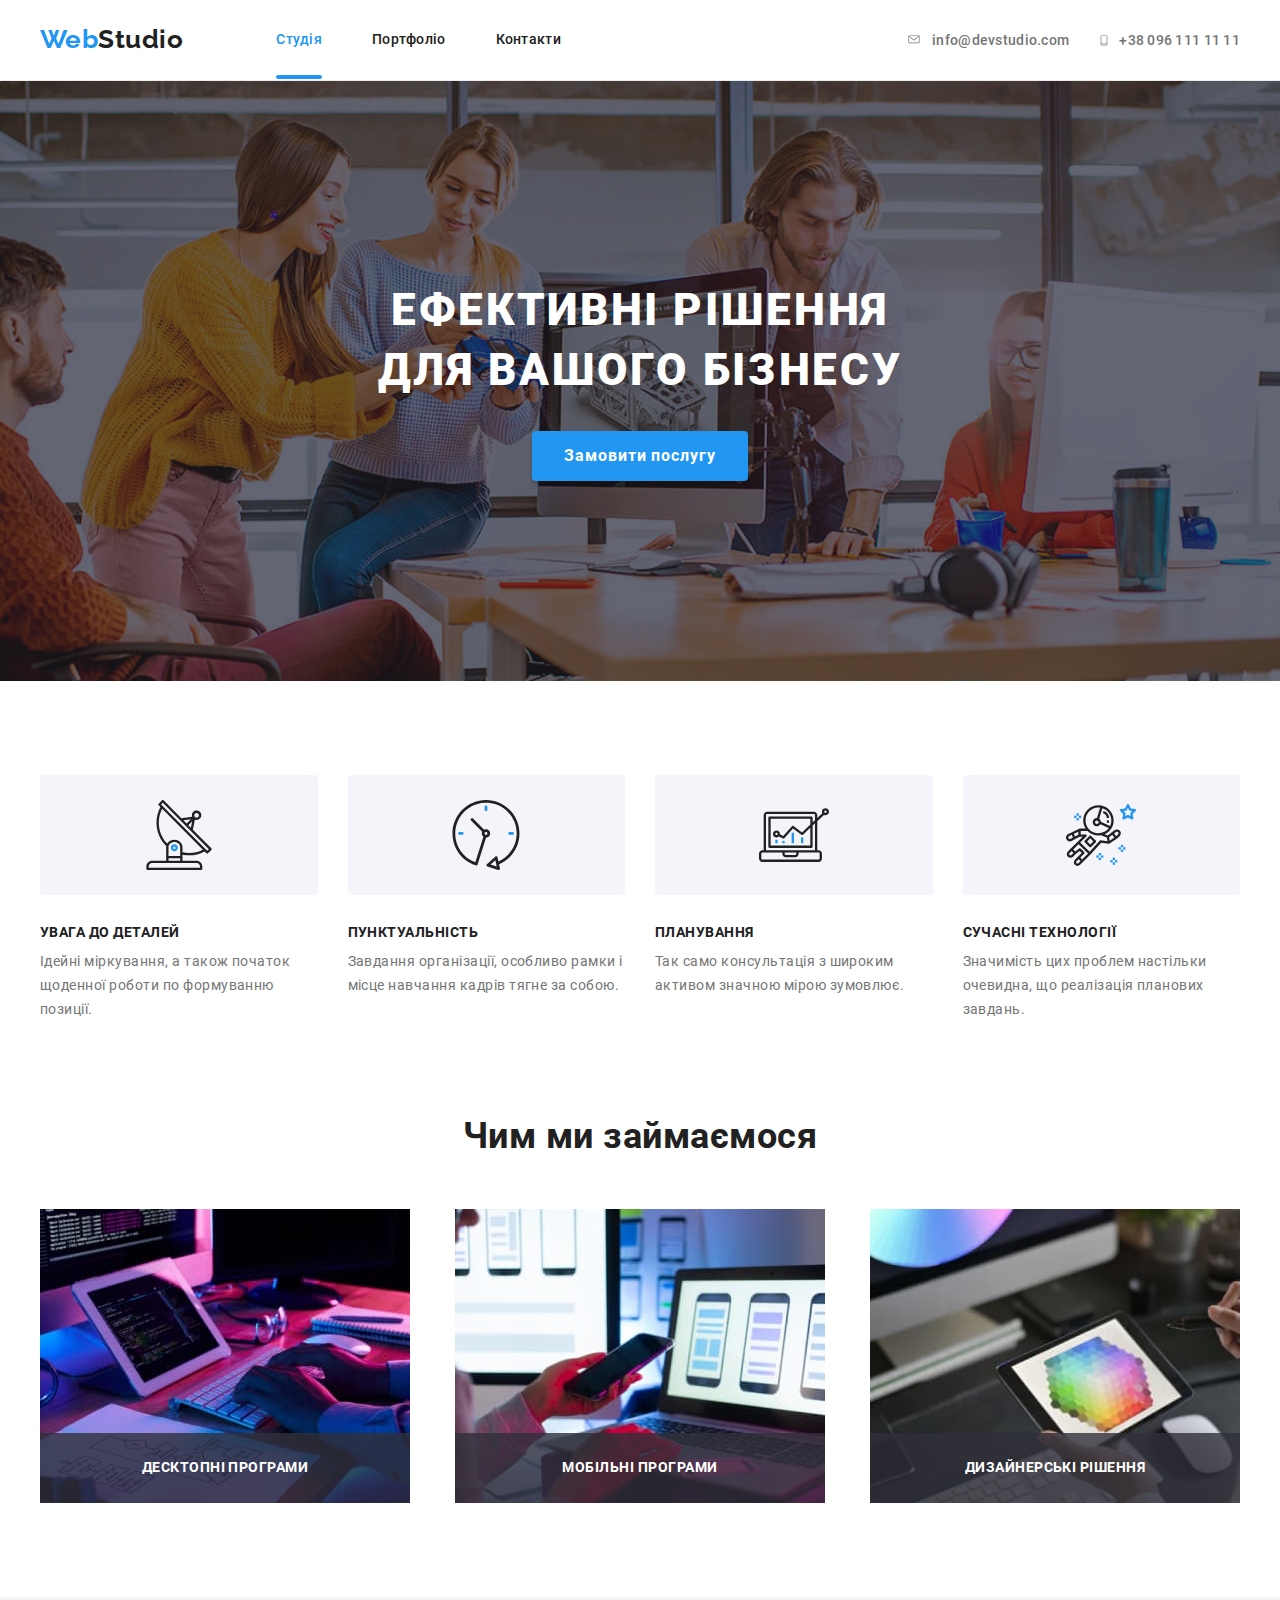
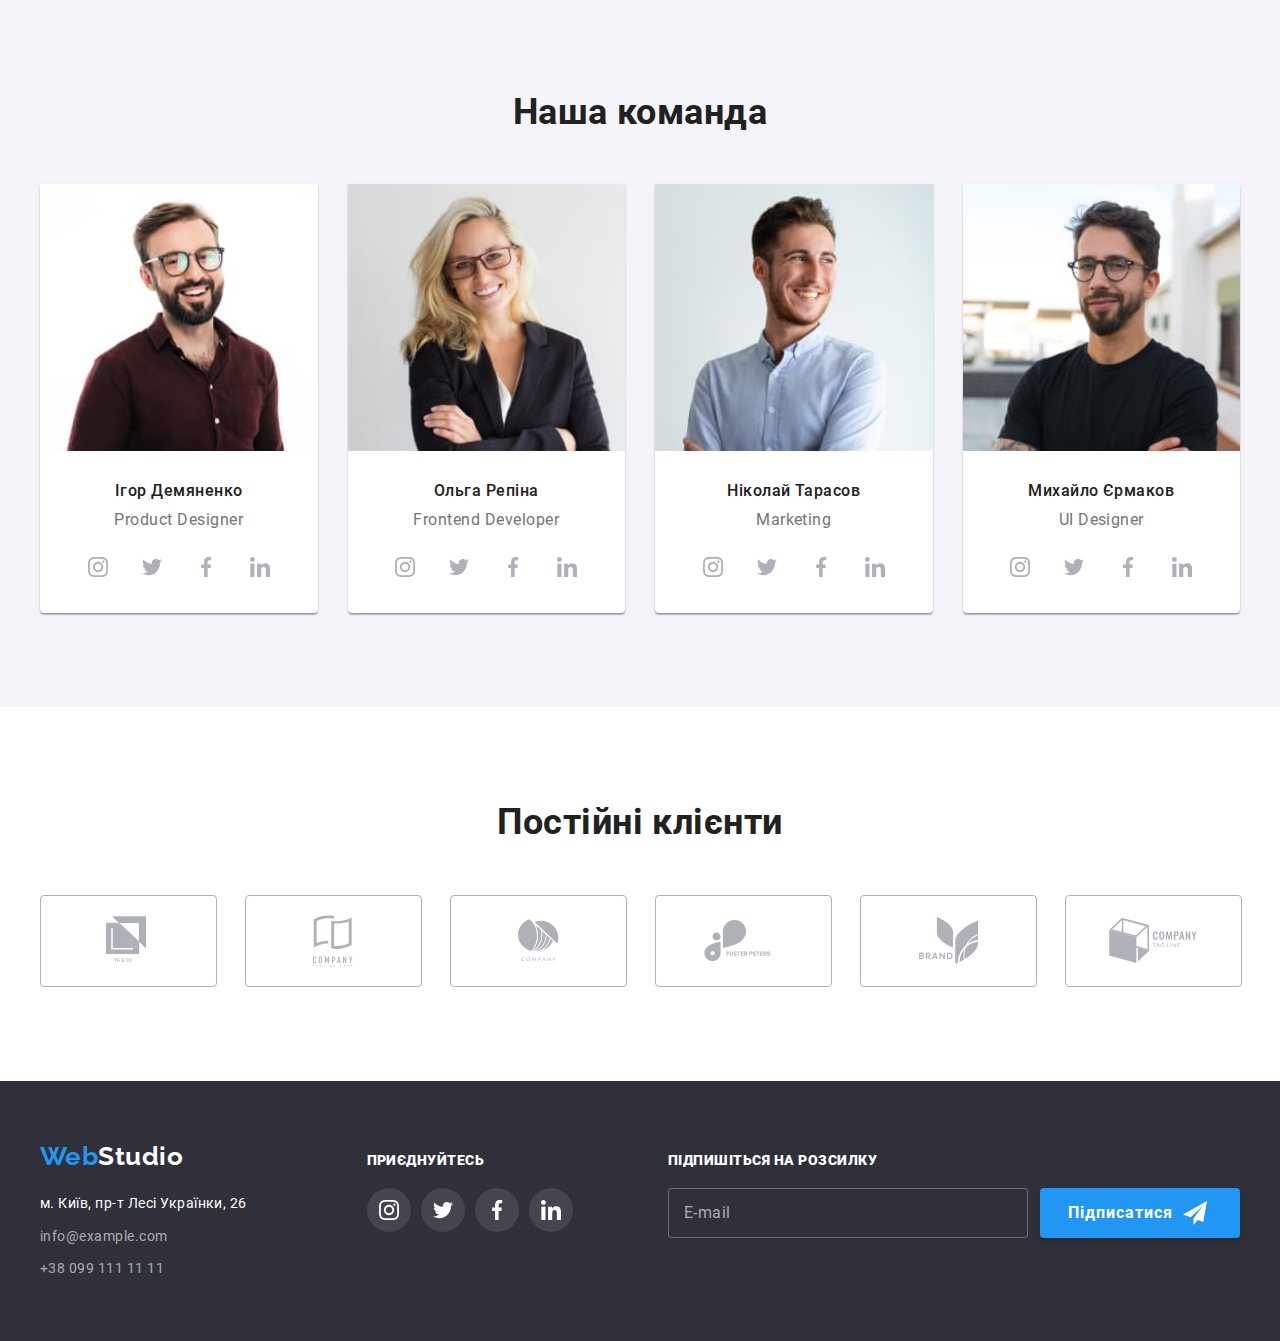
<file: index.html>
<!DOCTYPE html>
<html lang="uk-UA">
  <head>
    <meta charset="UTF-8" />
    <meta name="viewport" content="width=device-width, initial-scale=1.0" />
    <title>Studio</title>
    <!-- <link
      href="https://fonts.googleapis.com/css2?family=Raleway:wght@700&family=Roboto:wght@400;500;700;900&display=swap"
      rel="stylesheet"
    /> -->
    <link rel="stylesheet" href="/normalize.css" />
    <link rel="stylesheet" href="./css/main.min.css" />
  </head>

  <body>
    <!-- Шапка сайту -->
    <header class="page-header">
      <div class="container">
        <div class="nav-wrapper">
          <nav>
            <!--LOGO-->
            <div class="logo">
              <a href="./" class="logo-web">
                Web<span class="logo-studio">Studio</span>
              </a>
            </div>
            <!--MENU-->
            <button
              type="button"
              class="menu-button"
              aria-expanded="false"
              aria-controls="mobile-menu"
              data-menu-button
            >
              <svg
                width="40"
                height="40"
                aria-label="Перемикач мобільного меню"
              >
                <use
                  class="icon-menu"
                  href="./images/sprite.svg#icon-mobile-menu"
                ></use>
                <use
                  class="icon-cross"
                  href="./images/sprite.svg#icon-mobile-close"
                ></use>
              </svg>
            </button>
            <div class="nav-collapse">
              <div class="mobile-menu" id="mobile-menu" data-menu>
                <div class="site-menu">
                  <ul class="site-nav list">
                    <li>
                      <a href="" class="link current">Студія</a>
                    </li>
                    <li>
                      <a href="./portfolio.html" class="link">Портфоліо</a>
                    </li>
                    <li>
                      <a href="" class="link">Контакти</a>
                    </li>
                  </ul>
                </div>

                <div>
                  <ul class="contact list">
                    <li>
                      <a href="mailto:info@devstudio.com" class="link">
                        <svg class="icon-envelope" width="16" height="11.2">
                          <use href="./images/sprite.svg#icon-envelope"></use>
                        </svg>
                        <span>info@devstudio.com</span>
                      </a>
                    </li>

                    <li>
                      <a href="tel:+380961111111" class="link">
                        <svg class="icon-vector" width="10" height="14.94">
                          <use href="./images/sprite.svg#icon-Vector"></use>
                        </svg>
                        <span>+38 096 111 11 11</span>
                      </a>
                    </li>
                  </ul>
                </div>
              </div>
            </div>
          </nav>
        </div>
      </div>
    </header>

    <main>
      <!-- Банер -->
      <section class="banner">
        <div class="container">
          <h1 class="banner-title">
            Ефективні рішення<br />
            для вашого бізнесу
          </h1>
          <div>
            <button class="button list" data-open-form>Замовити послугу</button>
          </div>
        </div>
      </section>

      <!-- Особливості -->
      <section class="features">
        <div class="container">
          <h2 hidden>Що нас вирізняє</h2>

          <ul class="features-list">
            <li class="item">
              <div class="features-icon">
                <svg class="icon">
                  <use
                    href="./images/images_studio/sprite.svg#icon-antenna"
                  ></use>
                </svg>
              </div>
              <h3>Увага до деталей</h3>
              <p>
                Ідейні міркування, а також початок щоденної роботи по формуванню
                позиції.
              </p>
            </li>

            <li class="item">
              <div class="features-icon">
                <svg class="icon">
                  <use
                    href="./images/images_studio/sprite.svg#icon-clock"
                  ></use>
                </svg>
              </div>
              <h3>Пунктуальність</h3>
              <p>
                Завдання організації, особливо рамки і місце навчання кадрів
                тягне за собою.
              </p>
            </li>

            <li class="item">
              <div class="features-icon">
                <svg class="icon">
                  <use
                    href="./images/images_studio/sprite.svg#icon-diagram"
                  ></use>
                </svg>
              </div>
              <h3>Планування</h3>
              <p>
                Так само консультація з широким активом значною мірою зумовлює.
              </p>
            </li>

            <li class="item">
              <div class="features-icon">
                <svg class="icon">
                  <use
                    href="./images/images_studio/sprite.svg#icon-astronaut"
                  ></use>
                </svg>
              </div>
              <h3>Сучасні технології</h3>
              <p>
                Значимість цих проблем настільки очевидна, що реалізація
                планових завдань.
              </p>
            </li>
          </ul>
        </div>
      </section>

      <!-- Чим ми займаємося -->
      <section class="perform">
        <div class="container">
          <h2>Чим ми займаємося</h2>

          <ul class="perform-list">
            <li class="item">
              <div class="perform-img">
                <img
                  srcset="
                    ./images/images_studio/laptop_ind.jpg   1x,
                    ./images/images_studio/laptop_ind2x.jpg 2x
                  "
                  src="./images/images_studio/laptop_ind.jpg"
                  alt="Десктопні програми"
                  width="370"
                  height="294"
                />
                <div class="perform-title">
                  <h3>Десктопні програми</h3>
                </div>
              </div>
            </li>

            <li class="item">
              <div class="perform-img">
                <img
                  srcset="
                    ./images/images_studio/mobile_ind.jpg   1x,
                    ./images/images_studio/mobile_ind2x.jpg 2x
                  "
                  src="./images/images_studio/mobile_ind.jpg"
                  alt="Мобільні програми"
                  width="370"
                  height="294"
                />
                <div class="perform-title">
                  <h3>Мобільні програми</h3>
                </div>
              </div>
            </li>

            <li class="item">
              <div class="perform-img">
                <img
                  srcset="
                    ./images/images_studio/monitor_ind.jpg   1x,
                    ./images/images_studio/monitor_ind2x.jpg 2x
                  "
                  src="./images/images_studio/monitor_ind.jpg"
                  alt="Дизайнерські рішення"
                  width="370"
                  height="294"
                />
                <div class="perform-title">
                  <h3>Дизайнерські рішення</h3>
                </div>
              </div>
            </li>
          </ul>
        </div>
      </section>

      <!-- Наша команда -->
      <section class="team">
        <div class="container">
          <h2>Наша команда</h2>

          <ul class="team-list">
            <li class="item">
              <picture>
                <source
                  srcset="
                    ./images/images_studio/ProductDesigner450.jpg 1x,
                    ./images/images_studio/ProductDesigner450.jpg 2x
                  "
                  media="(max-width: 767px)"
                />
                <source
                  srcset="
                    ./images/images_studio/ProductDesigner354.jpg   1x,
                    ./images/images_studio/ProductDesigner3542x.jpg 2x
                  "
                  media="(max-width: 1200px)"
                />
                <img
                  srcset="
                    ./images/images_studio/ProductDesigner.jpg   1x,
                    ./images/images_studio/ProductDesigner2x.jpg 2x
                  "
                  src="./images/images_studio/ProductDesigner.jpg"
                  alt="Product Designer"
                />
              </picture>
              <h3>Ігор Демяненко</h3>

              <p>Product Designer</p>

              <ul class="team-list-social list">
                <li class="team-social">
                  <a href="https://www.instagram.com/">
                    <svg class="team-icon">
                      <use
                        href="./images/images_studio/sprite.svg#icon-instagram"
                      ></use>
                    </svg>
                  </a>
                </li>

                <li class="team-social">
                  <a href="https://twitter.com/">
                    <svg class="team-icon">
                      <use
                        href="./images/images_studio/sprite.svg#icon-twitter"
                      ></use>
                    </svg>
                  </a>
                </li>

                <li class="team-social">
                  <a href="https://www.facebook.com/">
                    <svg class="team-icon">
                      <use
                        href="./images/images_studio/sprite.svg#icon-facebook"
                      ></use>
                    </svg>
                  </a>
                </li>

                <li class="team-social">
                  <a href="https://www.linkedin.com/">
                    <svg class="team-icon">
                      <use
                        href="./images/images_studio/sprite.svg#icon-linkedin"
                      ></use>
                    </svg>
                  </a>
                </li>
              </ul>
            </li>

            <li class="item">
              <picture>
                <source
                  srcset="
                    ./images/images_studio//FrontendDeveloper450.jpg   1x,
                    ./images/images_studio//FrontendDeveloper4502x.jpg 2x
                  "
                  media="(max-width: 767px)"
                />
                <source
                  srcset="
                    ./images/images_studio/FrontendDeveloper354.jpg   1x,
                    ./images/images_studio/FrontendDeveloper3542x.jpg 2x
                  "
                  media="(max-width: 1200px)"
                />
                <img
                  srcset="
                    ./images/images_studio/FrontendDeveloper.jpg   1x,
                    ./images/images_studio/FrontendDeveloper2x.jpg 2x
                  "
                  src="./images/images_studio/FrontendDeveloper.jpg"
                  alt="Frontend Developer"
                />
              </picture>
              <h3>Ольга Репіна</h3>

              <p>Frontend Developer</p>

              <ul class="team-list-social list">
                <li class="team-social">
                  <a href="https://www.instagram.com/">
                    <svg class="team-icon">
                      <use
                        href="./images/images_studio/sprite.svg#icon-instagram"
                      ></use>
                    </svg>
                  </a>
                </li>

                <li class="team-social">
                  <a href="https://twitter.com/">
                    <svg class="team-icon">
                      <use
                        href="./images/images_studio/sprite.svg#icon-twitter"
                      ></use>
                    </svg>
                  </a>
                </li>

                <li class="team-social">
                  <a href="https://www.facebook.com/">
                    <svg class="team-icon">
                      <use
                        href="./images/images_studio/sprite.svg#icon-facebook"
                      ></use>
                    </svg>
                  </a>
                </li>

                <li class="team-social">
                  <a href="https://www.linkedin.com/">
                    <svg class="team-icon">
                      <use
                        href="./images/images_studio/sprite.svg#icon-linkedin"
                      ></use>
                    </svg>
                  </a>
                </li>
              </ul>
            </li>

            <li class="item">
              <picture>
                <source
                  srcset="
                    ./images/images_studio//Marketing450.jpg   1x,
                    ./images/images_studio//Marketing4502x.jpg 2x
                  "
                  media="(max-width: 767px)"
                />
                <source
                  srcset="
                    ./images/images_studio/Marketing354.jpg   1x,
                    ./images/images_studio/Marketing3542x.jpg 2x
                  "
                  media="(max-width: 1200px)"
                />
                <img
                  srcset="
                    ./images/images_studio/Marketing.jpg   1x,
                    ./images/images_studio/Marketing2x.jpg 2x
                  "
                  src="./images/images_studio/Marketing.jpg"
                  alt="Marketing"
                />
              </picture>
              <h3>Ніколай Тарасов</h3>

              <p>Marketing</p>

              <ul class="team-list-social list">
                <li class="team-social">
                  <a href="https://www.instagram.com/">
                    <svg class="team-icon">
                      <use
                        href="./images/images_studio/sprite.svg#icon-instagram"
                      ></use>
                    </svg>
                  </a>
                </li>

                <li class="team-social">
                  <a href="https://twitter.com/">
                    <svg class="team-icon">
                      <use
                        href="./images/images_studio/sprite.svg#icon-twitter"
                      ></use>
                    </svg>
                  </a>
                </li>

                <li class="team-social">
                  <a href="https://www.facebook.com/">
                    <svg class="team-icon">
                      <use
                        href="./images/images_studio/sprite.svg#icon-facebook"
                      ></use>
                    </svg>
                  </a>
                </li>

                <li class="team-social">
                  <a href="https://www.linkedin.com/">
                    <svg class="team-icon">
                      <use
                        href="./images/images_studio/sprite.svg#icon-linkedin"
                      ></use>
                    </svg>
                  </a>
                </li>
              </ul>
            </li>

            <li class="item">
              <picture>
                <source
                  srcset="
                    ./images/images_studio//UIDesigner450.jpg   1x,
                    ./images/images_studio//UIDesigner4502x.jpg 2x
                  "
                  media="(max-width: 767px)"
                />
                <source
                  srcset="
                    ./images/images_studio/UIDesigner354.jpg   1x,
                    ./images/images_studio/UIDesigner3542x.jpg 2x
                  "
                  media="(max-width: 1200px)"
                />
                <img
                  srcset="
                    ./images/images_studio/UIDesigner.jpg   1x,
                    ./images/images_studio/UIDesigner2x.jpg 2x
                  "
                  src="./images/images_studio/UIDesigner.jpg"
                  alt="UI Designer"
                />
              </picture>
              <h3>Михайло Єрмаков</h3>

              <p>UI Designer</p>

              <ul class="team-list-social list">
                <li class="team-social">
                  <a href="https://www.instagram.com/">
                    <svg class="team-icon">
                      <use
                        href="./images/images_studio/sprite.svg#icon-instagram"
                      ></use>
                    </svg>
                  </a>
                </li>

                <li class="team-social">
                  <a href="https://twitter.com/">
                    <svg class="team-icon">
                      <use
                        href="./images/images_studio/sprite.svg#icon-twitter"
                      ></use>
                    </svg>
                  </a>
                </li>

                <li class="team-social">
                  <a href="https://www.facebook.com/">
                    <svg class="team-icon">
                      <use
                        href="./images/images_studio/sprite.svg#icon-facebook"
                      ></use>
                    </svg>
                  </a>
                </li>

                <li class="team-social">
                  <a href="https://www.linkedin.com/">
                    <svg class="team-icon">
                      <use
                        href="./images/images_studio/sprite.svg#icon-linkedin"
                      ></use>
                    </svg>
                  </a>
                </li>
              </ul>
            </li>
          </ul>
        </div>
      </section>

      <!-- Постійні клієнти -->
      <section class="clients">
        <div class="container">
          <h2>Постійні клієнти</h2>

          <nav>
            <ul class="clients-list">
              <li class="item">
                <a href="#">
                  <svg class="clients-logo logo1">
                    <use
                      href="./images/images_studio/sprite.svg#icon-logo1"
                    ></use>
                  </svg>
                </a>
              </li>

              <li class="item">
                <a href="#">
                  <svg class="clients-logo logo2">
                    <use
                      href="./images/images_studio/sprite.svg#icon-logo2"
                    ></use>
                  </svg>
                </a>
              </li>

              <li class="item">
                <a href="#">
                  <svg class="clients-logo logo3">
                    <use
                      href="./images/images_studio/sprite.svg#icon-logo3"
                    ></use>
                  </svg>
                </a>
              </li>

              <li class="item">
                <a href="#">
                  <svg class="clients-logo logo4">
                    <use
                      href="./images/images_studio/sprite.svg#icon-logo4"
                    ></use>
                  </svg>
                </a>
              </li>

              <li class="item">
                <a href="#">
                  <svg class="clients-logo logo5">
                    <use
                      href="./images/images_studio/sprite.svg#icon-logo5"
                    ></use>
                  </svg>
                </a>
              </li>

              <li class="item">
                <a href="#">
                  <svg class="clients-logo logo6">
                    <use
                      href="./images/images_studio/sprite.svg#icon-logo6"
                    ></use>
                  </svg>
                </a>
              </li>
            </ul>
          </nav>
        </div>
      </section>
    </main>

    <!-- Підвал -->
    <footer class="footer">
      <div class="container">
        <div class="footer-general">
          <!--ЛОГО і адрес-->
          <div class="logo">
            <div class="logo-address">
              <a href="" class="logo-web">
                Web<span class="logo-studio">Studio</span>
              </a>
            </div>

            <address>
              <ul class="footer-address">
                <li class="address-street">м. Київ, пр-т Лесі Українки, 26</li>
                <li class="address-email">info@example.com</li>
                <li class="address-number">+38 099 111 11 11</li>
              </ul>
            </address>
          </div>

          <!--ПРИЄДНУЙТЕСЬ-->
          <div class="footer-uppercase">
            <div class="uppercase">
              <strong>Приєднуйтесь</strong>
            </div>

            <ul class="list">
              <li class="social-link">
                <a href="https://www.instagram.com/">
                  <svg class="footer-icon">
                    <use href="./images/sprite.svg#icon-instagram1"></use>
                  </svg>
                </a>
              </li>

              <li class="social-link">
                <a href="https://twitter.com/">
                  <svg class="footer-icon">
                    <use href="./images/sprite.svg#icon-twitter1"></use>
                  </svg>
                </a>
              </li>

              <li class="social-link">
                <a href="https://www.facebook.com/">
                  <svg class="footer-icon">
                    <use href="./images/sprite.svg#icon-facebook1"></use>
                  </svg>
                </a>
              </li>

              <li class="social-link">
                <a href="https://www.linkedin.com/">
                  <svg class="footer-icon">
                    <use href="./images/sprite.svg#icon-linkedin1"></use>
                  </svg>
                </a>
              </li>
            </ul>
          </div>

          <!--ПІДПИСКА-->
          <div class="subscription">
            <div class="uppercase">
              <strong>Підпишіться на розсилку</strong>
            </div>
            <div class="email-subscription">
              <div class="form-subscription">
                <form>
                  <input type="email" name="email" placeholder="E-mail" />
                </form>
              </div>

              <div>
                <button class="button list">
                  Підписатися
                  <svg class="icon-send">
                    <use href="./images/sprite.svg#icon-icon-send"></use>
                  </svg>
                </button>
              </div>
            </div>
          </div>
        </div>
      </div>
    </footer>

    <!--Форма контакту з нами-->
    <div class="backdrop is-hidden" data-backdrop>
      <form class="form">
        <div class="close" data-close-form>
          <svg class="icon-close">
            <use
              href="./images/images_studio/sprite.svg#icon-close-black"
            ></use>
          </svg>
        </div>
        <h1>Залиште свої дані, ми Вам зателефонуємо</h1>

        <div class="form-field">
          <label for="name">І'мя</label>
          <input type="text" name="name" id="name" autofocus />
          <svg class="form-icon">
            <use
              href="./images/images_studio/sprite.svg#icon-person-black-18dp-1"
            ></use>
          </svg>
        </div>

        <div class="form-field">
          <label for="tel">Телефон</label>
          <input type="tel" name="tel" id="tel" />
          <svg class="form-icon">
            <use
              href="./images/images_studio/sprite.svg#icon-phone-black-18dp-1"
            ></use>
          </svg>
        </div>

        <div class="form-field">
          <label for="E-mail">Пошта</label>
          <input type="email" name="E-mail" id="E-mail" />
          <svg class="form-icon">
            <use
              href="./images/images_studio/sprite.svg#icon-email-black-18dp-1"
            ></use>
          </svg>
        </div>

        <div class="form-field comment">
          <label for="comment">Коментарі</label>
          <textarea
            name="comment"
            id="comment"
            placeholder="Введіть текст"
          ></textarea>
        </div>

        <label class="checkbox">
          <input class="checkbox-input" type="checkbox" name="consent" />
          <span class="checkbox-icon"></span>
          <span class="consent-text"
            >Погоджуюся на розсилку і приймаю
            <span class="consent-contract"><a href="#">Умови договору</a></span>
          </span>
        </label>

        <button class="button" type="submit">Відправити</button>
      </form>
    </div>

    <!--JS скрипт для відкривання і закривання модалки-->
    <script src="./JS/modal.js"></script>
    <script src="./JS/mobile-menu.js"></script>
  </body>
</html>
</file>
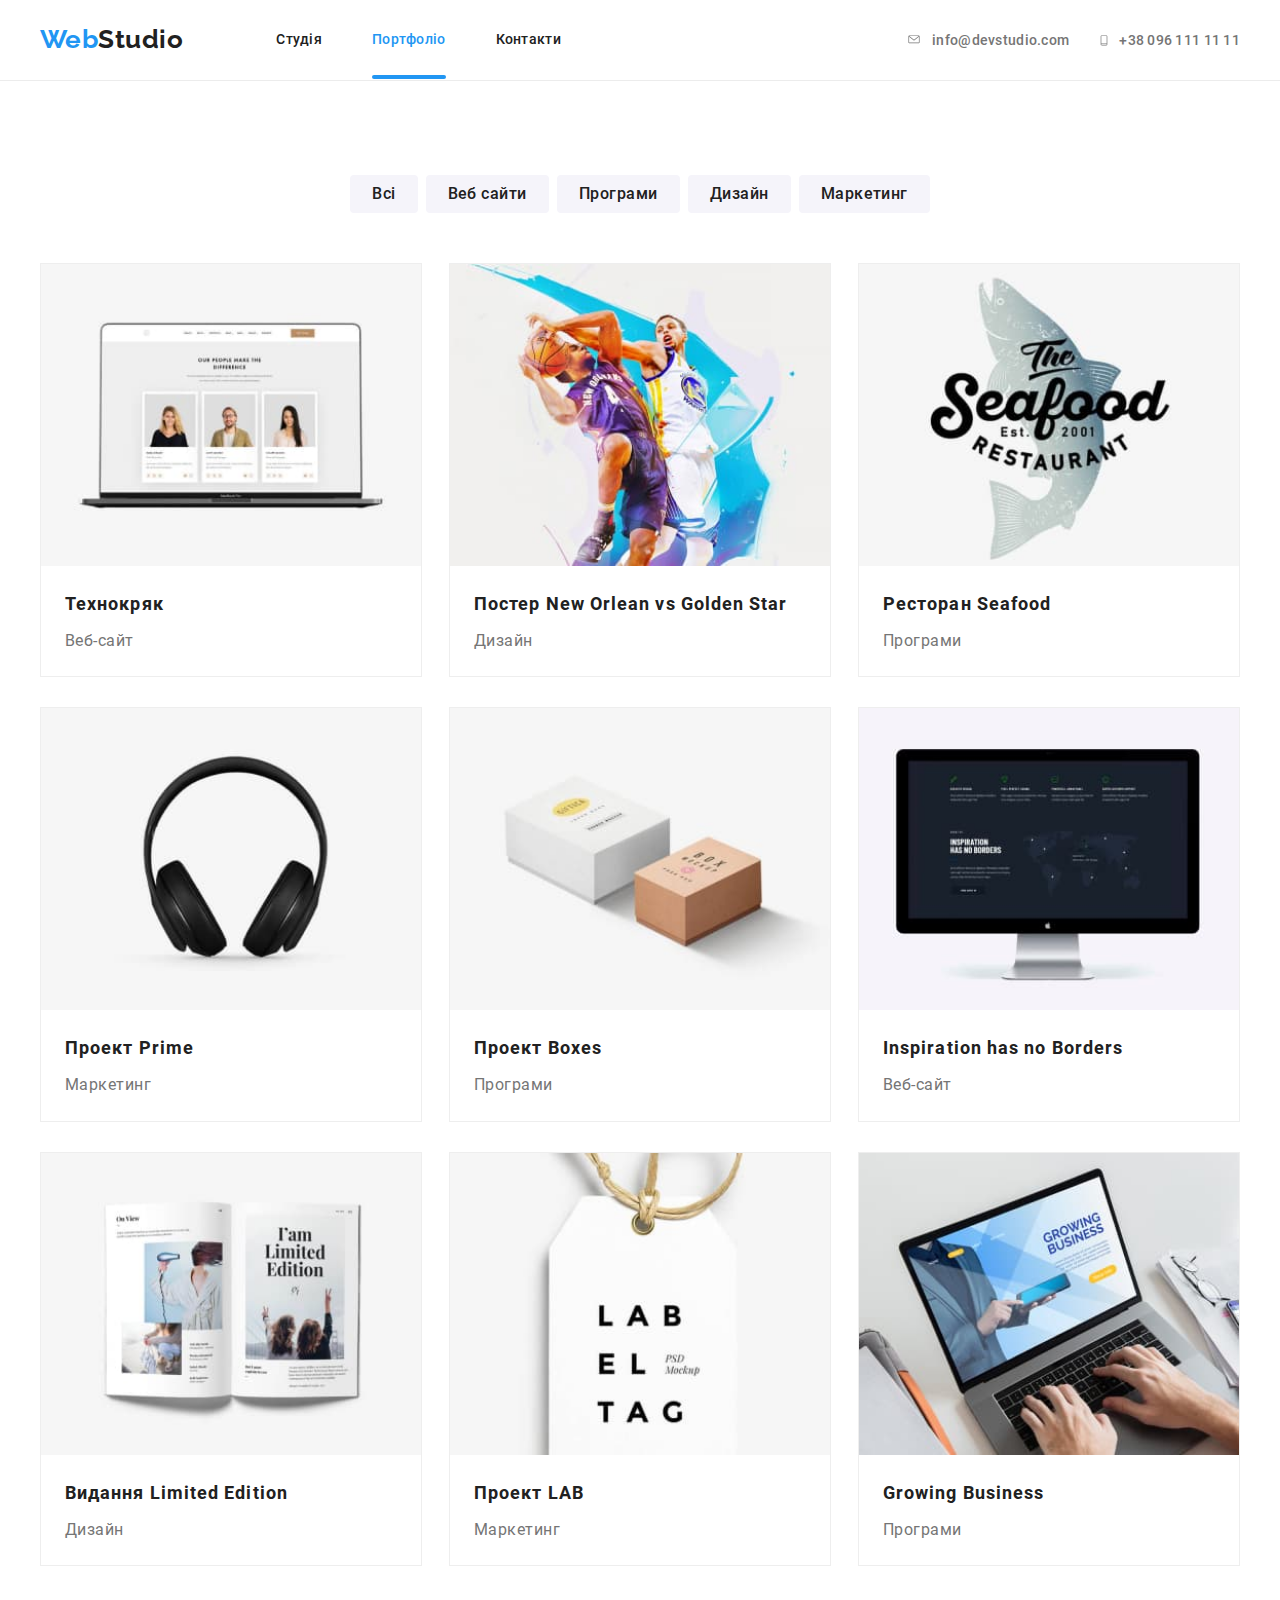
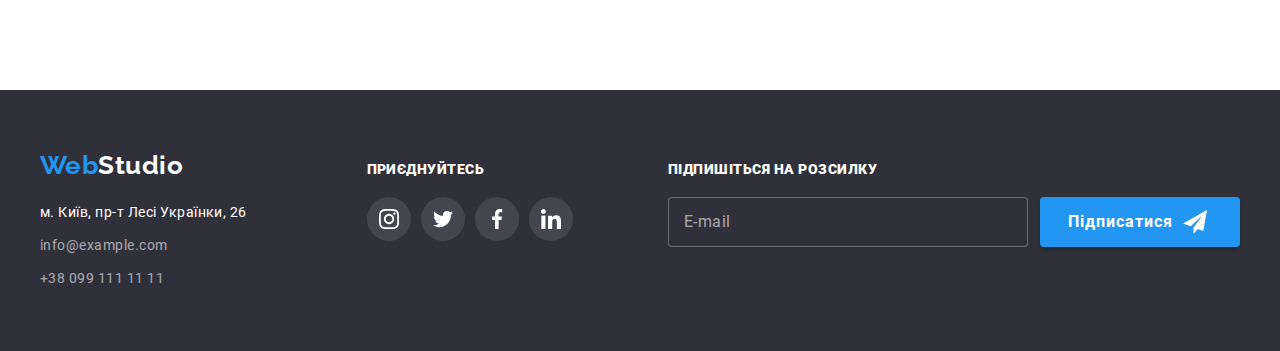
<file: portfolio.html>
<!DOCTYPE html>
<html lang="uk-UA">
  <head>
    <meta charset="UTF-8" />
    <meta name="viewport" content="width=device-width, initial-scale=1.0" />
    <title>Portfolio</title>
    <!-- <link
          href="https://fonts.googleapis.com/css2?family=Raleway:wght@700&family=Roboto:wght@400;500;700;900&display=swap"
          rel="stylesheet"
        /> -->
    <link rel="stylesheet" href="/normalize.css" />
    <link rel="stylesheet" href="./css/main.min.css" />
    </head>

  <body>
    <!-- Шапка сайту -->
    <header class="page-header">
      <div class="container">
        <div class="nav-wrapper">
          <nav>
            <!--LOGO-->
            <div class="logo">
              <a href="./" class="logo-web">
                Web<span class="logo-studio">Studio</span>
              </a>
            </div>
            <!--MENU-->
            <button
              type="button"
              class="menu-button"
              aria-expanded="false"
              aria-controls="mobile-menu"
              data-menu-button
            >
              <svg
                width="40"
                height="40"
                aria-label="Перемикач мобільного меню"
              >
                <use
                  class="icon-menu"
                  href="./images/sprite.svg#icon-mobile-menu"
                ></use>
                <use
                  class="icon-cross"
                  href="./images/sprite.svg#icon-mobile-close"
                ></use>
              </svg>
            </button>
            <div class="nav-collapse">
              <div class="mobile-menu" id="mobile-menu" data-menu>
                <div class="site-menu">
                  <ul class="site-nav list">
                    <li>
                      <a href="./index.html" class="link">Студія</a>
                    </li>
                    <li>
                      <a href="" class="link current">Портфоліо</a>
                    </li>
                    <li>
                      <a href="" class="link">Контакти</a>
                    </li>
                  </ul>
                </div>

                <div>
                  <ul class="contact list">
                    <li>
                      <a href="mailto:info@devstudio.com" class="link">
                        <svg class="icon-envelope">
                          <use href="./images/sprite.svg#icon-envelope"></use>
                        </svg>
                        <span>info@devstudio.com</span>
                      </a>
                    </li>

                    <li>
                      <a href="tel:+380961111111" class="link">
                        <svg class="icon-vector">
                          <use href="./images/sprite.svg#icon-Vector"></use>
                        </svg>
                        <span>+38 096 111 11 11</span>
                      </a>
                    </li>
                  </ul>
                </div>
              </div>
            </div>
          </nav>
        </div>
      </div>
    </header>

    <main>
      <!--Секція Наші роботи-->
      <section class="our-works">
        <!-- Меню -->
        <div class="container">
          <ul class="portfolio-nav list">
            <li class="item"><a href="">Всі</a></li>
            <li class="item"><a href="">Веб сайти</a></li>
            <li class="item"><a href="">Програми</a></li>
            <li class="item"><a href="">Дизайн</a></li>
            <li class="item"><a href="">Маркетинг</a></li>
          </ul>
        </div>

        <!-- Портфоліо -->
        <h1 hidden>Портфоліо</h1>
        <div class="container portfolio-all">
          <ul class="portfolio">
            <!-- Технокряк -->
            <li class="item">
              <a href="#">
                <div class="portfolio-img">
                  <picture>
                    <source 
                      srcset="
                        ./images/images_portfolio/technokrak450.jpg 1x,
                        ./images/images_portfolio/technokrak4502x.jpg 2x" 
                      media="(max-width: 767px)" />
                    <source 
                      srcset="
                        ./images/images_portfolio/technokrak354.jpg 1x,
                        ./images/images_portfolio/technokrak3542x.jpg 2x" 
                      media="(max-width: 1200px)" />
                    <img 
                      srcset="
                        ./images/images_portfolio/technokrak.jpg   1x,
                        ./images/images_portfolio/technokrak2x.jpg 2x"
                      src="./images/images_portfolio/technokrak.jpg" 
                      alt="Техно" />
                  </picture>

                  <p class="portfolio-description">
                    Технокряк це сучасний майданчик поширення коронавіруса.
                    Компанії використовують цю платформу для цифрового
                    шпигунства і атак на захищені сервера конкурентів.
                  </picture>
                </div>

                <div class="desk">
                  <h4>Технокряк</h4>
                  <p>Веб-сайт</p>
                </div>
              </a>
            </li>

            <!-- Постер -->
            <li class="item">
              <a href="#">
                <div class="portfolio-img">
                  <picture>
                    <source 
                      srcset="
                        ./images/images_portfolio/basket450.jpg 1x,
                        ./images/images_portfolio/basket4502x.jpg 2x" 
                      media="(max-width: 767px)" />
                    <source 
                      srcset="
                        ./images/images_portfolio/basket354.jpg 1x,
                        ./images/images_portfolio/basket3542x.jpg 2x"
                      media="(max-width: 1200px)" />
                    <img 
                      srcset="
                        ./images/images_portfolio/basket.jpg   1x,
                        ./images/images_portfolio/basket2x.jpg 2x
                        " 
                      src="./images/images_portfolio/basket.jpg" 
                      alt="Баскет" />
                  </picture>
                  
                  <p class="portfolio-description">
                    Технокряк це сучасний майданчик поширення коронавіруса.
                    Компанії використовують цю платформу для цифрового
                    шпигунства і атак на захищені сервера конкурентів.
                  </p>
                </div>

                <div class="desk">
                  <h4>Постер New Orlean vs Golden Star</h4>
                  <p>Дизайн</p>
                </div>
              </a>
            </li>

            <!-- Ресторан -->
            <li class="item">
              <a href="#">
                <div class="portfolio-img">
                  <picture>
                    <source 
                      srcset="
                        ./images/images_portfolio/restaurant450.jpg 1x,
                        ./images/images_portfolio/restaurant4502x.jpg 2x" 
                      media="(max-width: 767px)" />
                    <source 
                      srcset="
                        ./images/images_portfolio/restaurant354.jpg 1x,
                        ./images/images_portfolio/restaurant3542x.jpg 2x" 
                      media="(max-width: 1200px)" />
                    <img 
                      srcset="
                        ./images/images_portfolio/restaurant.jpg   1x,
                        ./images/images_portfolio/restaurant2x.jpg 2x" 
                      src="./images/images_portfolio/restaurant.jpg" 
                      alt="Ресторан" />
                  </picture>

                  <p class="portfolio-description">
                    Технокряк це сучасний майданчик поширення коронавіруса.
                    Компанії використовують цю платформу для цифрового
                    шпигунства і атак на захищені сервера конкурентів.
                  </p>
                </div>

                <div class="desk">
                  <h4>Ресторан Seafood</h4>
                  <p>Програми</p>
                </div>
              </a>
            </li>

            <!-- Навушники -->
            <li class="item">
              <a href="#">
                <div class="portfolio-img">
                  <picture>
                    <source 
                      srcset="
                        ./images/images_portfolio/audio450.jpg 1x,
                        ./images/images_portfolio/audio4502x.jpg 2x" 
                      media="(max-width: 767px)" />
                    <source 
                      srcset="
                        ./images/images_portfolio/audio354.jpg 1x,
                        ./images/images_portfolio/audio3542x.jpg 2x" 
                      media="(max-width: 1200px)" />
                    <img 
                      srcset="
                        ./images/images_portfolio/audio.jpg   1x,
                        ./images/images_portfolio/audio2x.jpg 2x"
                      src="./images/images_portfolio/audio.jpg" 
                      alt="Навушники" />
                  </picture>

                  <p class="portfolio-description">
                    Технокряк це сучасний майданчик поширення коронавіруса.
                    Компанії використовують цю платформу для цифрового
                    шпигунства і атак на захищені сервера конкурентів.
                  </p>
                </div>

                <div class="desk">
                  <h4>Проект Prime</h4>
                  <p>Маркетинг</p>
                </div>
              </a>
            </li>

            <!-- Коробки -->
            <li class="item">
              <a href="#">
                <div class="portfolio-img">
                  <picture>
                    <source 
                      srcset="
                        ./images/images_portfolio/boxes450.jpg 1x,
                        ./images/images_portfolio/boxes4502x.jpg 2x" 
                      media="(max-width: 767px)" />
                    <source 
                      srcset="
                        ./images/images_portfolio/boxes354.jpg 1x,
                        ./images/images_portfolio/boxes3542x.jpg 2x" 
                      media="(max-width: 1200px)" />
                    <img 
                      srcset="
                        ./images/images_portfolio/boxes.jpg   1x,
                        ./images/images_portfolio/boxes2x.jpg 2x"
                      src="./images/images_portfolio/boxes.jpg" 
                      alt="Коробки" />
                  </picture>
                  
                  <p class="portfolio-description">
                    Технокряк це сучасний майданчик поширення коронавіруса.
                    Компанії використовують цю платформу для цифрового
                    шпигунства і атак на захищені сервера конкурентів.
                  </p>
                </div>

                <div class="desk">
                  <h4>Проект Boxes</h4>
                  <p>Програми</p>
                </div>
              </a>
            </li>

            <!-- Монітор -->
            <li class="item">
              <a href="#">
                <div class="portfolio-img">
                  <picture>
                    <source 
                      srcset="
                        ./images/images_portfolio/desktop450.jpg 1x,
                        ./images/images_portfolio/desktop4502x.jpg 2x"
                      media="(max-width: 767px)" />
                    <source 
                      srcset="
                        ./images/images_portfolio/desktop354.jpg 1x,
                        ./images/images_portfolio/desktop3542x.jpg 2x"
                      media="(max-width: 1200px)" />
                    <img 
                      srcset="
                        ./images/images_portfolio/desktop.jpg   1x,
                        ./images/images_portfolio/desktop2x.jpg 2x" 
                      src="./images/images_portfolio/desktop.jpg" 
                      alt="Монітор" />
                  </picture>

                  <p class="portfolio-description">
                    Технокряк це сучасний майданчик поширення коронавіруса.
                    Компанії використовують цю платформу для цифрового
                    шпигунства і атак на захищені сервера конкурентів.
                  </p>
                </div>

                <div class="desk">
                  <h4>Inspiration has no Borders</h4>
                  <p>Веб-сайт</p>
                </div>
              </a>
            </li>

            <!-- Журнал -->
            <li class="item">
              <a href="#">
                <div class="portfolio-img">
                  <picture>
                    <source 
                      srcset="
                        ./images/images_portfolio/magazine450.jpg 1x,
                        ./images/images_portfolio/magazine4502x.jpg 2x"
                      media="(max-width: 767px)" />
                    <source 
                      srcset="
                        ./images/images_portfolio/magazine354.jpg 1x,
                        ./images/images_portfolio/magazine3542x.jpg 2x"
                      media="(max-width: 1200px)" />
                    <img srcset="
                        ./images/images_portfolio/magazine.jpg   1x,
                        ./images/images_portfolio/magazine2x.jpg 2x"
                      src="./images/images_portfolio/magazine.jpg" 
                      alt="Журнал" />
                  </picture>
                  
                  <p class="portfolio-description">
                    Технокряк це сучасний майданчик поширення коронавіруса.
                    Компанії використовують цю платформу для цифрового
                    шпигунства і атак на захищені сервера конкурентів.
                  </p>
                </div>

                <div class="desk">
                  <h4>Видання Limited Edition</h4>
                  <p>Дизайн</p>
                </div>
              </a>
            </li>

            <!-- Етикетка -->
            <li class="item">
              <a href="#">
                <div class="portfolio-img">
                  <picture>
                    <source
                      srcset="
                        ./images/images_portfolio/labeltag450.jpg 1x,
                        ./images/images_portfolio/labeltag4502x.jpg 2x"
                      media="(max-width: 767px)" />
                    <source
                      srcset="
                        ./images/images_portfolio/labeltag354.jpg 1x,
                        ./images/images_portfolio/labeltag3542x.jpg 2x"
                      media="(max-width: 1200px)" />
                    <img srcset="
                        ./images/images_portfolio/labeltag.jpg   1x,
                        ./images/images_portfolio/labeltag2x.jpg 2x"
                        src="./images/images_portfolio/labeltag.jpg"
                      alt="Етикетка" />
                    </picture>
                  
                  <p class="portfolio-description">
                    Технокряк це сучасний майданчик поширення коронавіруса.
                    Компанії використовують цю платформу для цифрового
                    шпигунства і атак на захищені сервера конкурентів.
                  </p>
                </div>

                <div class="desk">
                  <h4>Проект LAB</h4>
                  <p>Маркетинг</p>
                </div>
              </a>
            </li>

            <!-- Ноутбук -->
            <li class="item">
              <a href="#">
                <div class="portfolio-img">
                  <picture>
                    <source 
                      srcset="
                        ./images/images_portfolio/laptop450.jpg 1x,
                        ./images/images_portfolio/laptop4502x.jpg 2x" 
                      media="(max-width: 767px)" />
                    <source 
                      srcset="
                        ./images/images_portfolio/laptop354.jpg 1x,
                        ./images/images_portfolio/laptop3542x.jpg 2x" 
                      media="(max-width: 1200px)" />
                    <img 
                      srcset="
                        ./images/images_portfolio/laptop.jpg   1x,
                        ./images/images_portfolio/laptop2x.jpg 2x" 
                      src="./images/images_portfolio/laptop.jpg" 
                      alt="Ноутбук" />
                  </picture>
                  
                  <p class="portfolio-description">
                    Технокряк це сучасний майданчик поширення коронавіруса.
                    Компанії використовують цю платформу для цифрового
                    шпигунства і атак на захищені сервера конкурентів.
                  </p>
                </div>

                <div class="desk">
                  <h4>Growing Business</h4>
                  <p>Програми</p>
                </div>
              </a>
            </li>
          </ul>
        </div>
      </section>
    </main>

    <!-- Підвал -->
    <footer class="footer">
      <div class="container">
        <div class="footer-general">
          <!--ЛОГО і адрес-->
          <div class="logo">
            <div class="logo-address">
              <a href="" class="logo-web">
                Web<span class="logo-studio">Studio</span>
              </a>
            </div>

            <address>
              <ul class="footer-address">
                <li class="address-street">м. Київ, пр-т Лесі Українки, 26</li>
                <li class="address-email">info@example.com</li>
                <li class="address-number">+38 099 111 11 11</li>
              </ul>
            </address>
          </div>

          <!--ПРИЄДНУЙТЕСЬ-->
          <div class="footer-uppercase">
            <div class="uppercase">
              <strong>Приєднуйтесь</strong>
            </div>

            <ul class="list">
              <li class="social-link">
                <a href="https://www.instagram.com/">
                  <svg class="footer-icon">
                    <use href="./images/sprite.svg#icon-instagram1"></use>
                  </svg>
                </a>
              </li>

              <li class="social-link">
                <a href="https://twitter.com/">
                  <svg class="footer-icon">
                    <use href="./images/sprite.svg#icon-twitter1"></use>
                  </svg>
                </a>
              </li>

              <li class="social-link">
                <a href="https://www.facebook.com/">
                  <svg class="footer-icon">
                    <use href="./images/sprite.svg#icon-facebook1"></use>
                  </svg>
                </a>
              </li>

              <li class="social-link">
                <a href="https://www.linkedin.com/">
                  <svg class="footer-icon">
                    <use href="./images/sprite.svg#icon-linkedin1"></use>
                  </svg>
                </a>
              </li>
            </ul>
          </div>

          <!--ПІДПИСКА-->
          <div class="subscription">
            <div class="uppercase">
              <strong>Підпишіться на розсилку</strong>
            </div>
            <div class="email-subscription">
              <div class="form-subscription">
                <form>
                  <input type="email" name="email" placeholder="E-mail" />
                </form>
              </div>

              <div>
                <button class="button list">
                  Підписатися
                  <svg class="icon-send">
                    <use href="./images/sprite.svg#icon-icon-send"></use>
                  </svg>
                </button>
              </div>
            </div>
          </div>
        </div>
      </div>
    </footer>

    <!--JS скрипт -->
    <script src="./JS/mobile-menu.js"></script>
  </body>
</html>
</file>
<file: css/main.min.css>
@font-face{font-family:"Raleway";src:url("../fonts/Raleway-Bold.woff2") format("woff2"),url("../fonts/Raleway-Bold.woff") format("woff");font-weight:bold;font-style:normal;font-display:swap}@font-face{font-family:"Roboto";src:url("../fonts/Roboto-Medium.woff2") format("woff2"),url("../fonts/Roboto-Medium.woff") format("woff");font-weight:500;font-style:normal;font-display:swap}@font-face{font-family:"Roboto";src:url("../fonts/Roboto-Bold.woff2") format("woff2"),url("../fonts/Roboto-Bold.woff") format("woff");font-weight:bold;font-style:normal;font-display:swap}@font-face{font-family:"Roboto";src:url("../fonts/Roboto-Regular.woff2") format("woff2"),url("../fonts/Roboto-Regular.woff") format("woff");font-weight:normal;font-style:normal;font-display:swap}@font-face{font-family:"Roboto";src:url("../fonts/Roboto-Black.woff2") format("woff2"),url("../fonts/Roboto-Black.woff") format("woff");font-weight:900;font-style:normal;font-display:swap}html{-webkit-box-sizing:border-box;box-sizing:border-box}body{margin:0;font-family:Roboto;font-weight:normal;letter-spacing:0.03em;color:#212121;background-color:#fff}h2{font-weight:bold;font-size:36px;line-height:1.2;text-align:center}img{display:block;height:auto}.container{padding-left:15px;padding-right:15px;margin-left:auto;margin-right:auto}@media screen and (min-width: 480px){.container{max-width:480px}}@media screen and (min-width: 768px){.container{max-width:768px}}@media screen and (min-width: 1200px){.container{max-width:1200px}}ul{list-style:none}.list{padding:0;margin:0}a{text-decoration:none}.button{display:-webkit-inline-box;display:-ms-inline-flexbox;display:inline-flex;min-width:200px;height:50px;font-weight:bold;font-size:16px;line-height:1.88;-webkit-box-align:center;-ms-flex-align:center;align-items:center;text-align:center;letter-spacing:0.06em;color:#fff;background:#2196f3;-webkit-box-shadow:0px 4px 4px rgba(0,0,0,0.15);box-shadow:0px 4px 4px rgba(0,0,0,0.15);border-width:0px;border-radius:4px;outline:none}.logo{font-family:Raleway;font-weight:bold;font-size:26px;line-height:1.2}.logo-web{color:#2196f3}.logo-studio{color:#212121}.footer .logo-studio{color:#ffffff}.page-header{position:relative;border-bottom:1px solid #ececec}@media screen and (max-width: 767px){.page-header .container{max-width:100%}}.nav-wrapper{display:-webkit-box;display:-ms-flexbox;display:flex;-webkit-box-align:center;-ms-flex-align:center;align-items:center;-webkit-box-pack:justify;-ms-flex-pack:justify;justify-content:space-between}.nav-wrapper nav{position:relative;display:-webkit-box;display:-ms-flexbox;display:flex;-webkit-box-align:center;-ms-flex-align:center;align-items:center;width:100%;height:80px}@media screen and (max-width: 767px){.nav-wrapper nav{height:60px}}@media screen and (max-width: 1200px){.nav-wrapper .logo{font-size:24px;line-height:1.16;letter-spacing:0.03em}}.nav-collapse{width:100%}@media screen and (max-width: 767px){.nav-collapse{-webkit-box-orient:vertical;-webkit-box-direction:normal;-ms-flex-direction:column;flex-direction:column;-webkit-box-pack:justify;-ms-flex-pack:justify;justify-content:space-between}}.menu-button{position:absolute;top:0;right:0;display:-webkit-inline-box;display:-ms-inline-flexbox;display:inline-flex;margin-top:10px;margin-bottom:10px;padding:0;outline:none;border:none;background-color:transparent;fill:currentColor;-webkit-transition:color 250ms cubic-bezier(0.4, 0, 0.2, 1);transition:color 250ms cubic-bezier(0.4, 0, 0.2, 1)}@media screen and (min-width: 768px){.menu-button{display:none}}.menu-button:hover,.menu-button:focus{color:#2196f3;cursor:pointer}.menu-button .icon-cross{display:none}.menu-button.is-open .icon-cross{display:block}.menu-button.is-open .icon-menu{display:none}.mobile-menu{display:-webkit-box;display:-ms-flexbox;display:flex;-webkit-box-pack:justify;-ms-flex-pack:justify;justify-content:space-between;-webkit-box-align:center;-ms-flex-align:center;align-items:center}@media screen and (max-width: 767px){.mobile-menu{-ms-flex-wrap:wrap;flex-wrap:wrap;display:none;position:absolute;top:100%;left:0;width:100%;background-color:#ffffff;background:#ffffff;-webkit-box-shadow:0px 4px 8px rgba(0,0,0,0.04),0px 2px 4px rgba(0,0,0,0.08),0px 1px 3px rgba(0,0,0,0.16);box-shadow:0px 4px 8px rgba(0,0,0,0.04),0px 2px 4px rgba(0,0,0,0.08),0px 1px 3px rgba(0,0,0,0.16);padding:0;text-align:center;width:calc(100% + 30px);margin-left:-15px;z-index:1}}.mobile-menu.is-open{display:-webkit-box;display:-ms-flexbox;display:flex}@media screen and (max-width: 767px){.mobile-menu.is-open{padding-top:60px;padding-bottom:60px;-webkit-box-orient:vertical;-webkit-box-direction:normal;-ms-flex-direction:column;flex-direction:column;font-size:18px;line-height:1.16;letter-spacing:0.02em}}@media screen and (max-width: 1200px){.site-menu{padding-bottom:0;padding-top:0;-webkit-box-align:center;-ms-flex-align:center;align-items:center}}.site-nav{display:-webkit-box;display:-ms-flexbox;display:flex;margin-left:93px;font-weight:500;font-size:14px;line-height:1.1;letter-spacing:0.02em}@media screen and (max-width: 767px){.site-nav{-webkit-box-orient:vertical;-webkit-box-direction:normal;-ms-flex-direction:column;flex-direction:column;margin-left:0;-webkit-box-align:center;-ms-flex-align:center;align-items:center;font-size:18px;line-height:1, 16;letter-spacing:0.02em}}@media screen and (max-width: 767px){.site-nav li{display:-webkit-box;display:-ms-flexbox;display:flex;-webkit-box-pack:center;-ms-flex-pack:center;justify-content:center}.site-nav li:first-child a{padding-top:0}}.site-nav .link{position:relative;padding-top:32px;padding-bottom:32px;margin-right:50px;color:#212121;-webkit-transition:color 250ms cubic-bezier(0.4, 0, 0.2, 1);transition:color 250ms cubic-bezier(0.4, 0, 0.2, 1)}.site-nav .link:hover,.site-nav .link:focus{color:#2196f3}@media screen and (max-width: 767px){.site-nav .link{margin-right:0;padding-top:32px;padding-bottom:8px}}.site-nav li:last-child{margin-right:0px}.site-nav .current{color:#2196f3}.site-nav .current::after{content:"";position:absolute;bottom:0;display:block;width:100%;height:4px;background-color:#2196f3;border-radius:2px}.contact{display:-webkit-box;display:-ms-flexbox;display:flex;margin-left:auto}.contact li{display:-webkit-box;display:-ms-flexbox;display:flex;padding-top:32px;padding-bottom:32px;margin-right:30px}.contact li:last-child{margin-right:0px}@media screen and (max-width: 1200px){.contact li{padding-top:0;padding-bottom:0;margin-right:0}}.contact span{margin-left:10px;font-weight:500;font-size:14px;line-height:1, 14;letter-spacing:0.02em}@media screen and (max-width: 1200px){.contact span{margin-left:8px;font-size:12px;line-height:1.16;letter-spacing:0.02em}}@media screen and (max-width: 767px){.contact span{margin-left:10px;font-size:18px;line-height:1.16;letter-spacing:0.02em}}.contact a{display:-webkit-box;display:-ms-flexbox;display:flex;-webkit-box-align:center;-ms-flex-align:center;align-items:center;color:#757575;-webkit-transition:color 250ms cubic-bezier(0.4, 0, 0.2, 1);transition:color 250ms cubic-bezier(0.4, 0, 0.2, 1)}.contact .link:hover,.contact .link:focus{color:#2196f3}.icon-envelope{width:16px;height:11.2px;fill:currentColor}.icon-vector{width:10px;height:14.94px;fill:currentColor}@media screen and (max-width: 1200px){.contact.list{display:-webkit-box;display:-ms-flexbox;display:flex;-webkit-box-orient:vertical;-webkit-box-direction:normal;-ms-flex-direction:column;flex-direction:column;-webkit-box-pack:start;-ms-flex-pack:start;justify-content:flex-start}.contact.list li{padding-top:0;padding-bottom:0}.contact.list li+li{margin-top:10px}}@media screen and (max-width: 767px){.contact.list{margin-top:52px}.contact.list li{padding-bottom:16px;-webkit-box-pack:center;-ms-flex-pack:center;justify-content:center}.contact.list li:last-child{padding-bottom:0}}.footer{width:100%;padding-top:60px;padding-bottom:60px;background-color:#2f303a}.footer .footer-general{display:-webkit-box;display:-ms-flexbox;display:flex;-webkit-box-pack:justify;-ms-flex-pack:justify;justify-content:space-between;padding-left:0;margin-left:0}@media screen and (max-width: 1200px){.footer .footer-general{-ms-flex-wrap:wrap;flex-wrap:wrap}}@media screen and (max-width: 767px){.footer .footer-general{text-align:center;-webkit-box-pack:center;-ms-flex-pack:center;justify-content:center}}.footer .logo{padding-left:0;margin-left:0}.footer .logo .logo-address{margin-bottom:20px}@media screen and (max-width: 1199px){.footer .logo .logo-address{font-size:24px;line-height:1.16;letter-spacing:0.03em}}@media screen and (max-width: 1199px){.footer .logo{margin-bottom:60px;margin-left:76px;text-align:center}}@media screen and (max-width: 767px){.footer .logo{width:100%;margin-bottom:60px;margin-left:0;text-align:center;-webkit-box-pack:center;-ms-flex-pack:center;justify-content:center}}.footer-address{width:231px;padding-left:0;margin-top:0;margin-bottom:0;font-family:Roboto;font-style:normal;font-weight:normal;font-size:14px;line-height:1.7}.address-street{margin-bottom:9px;color:#fff}.address-email{margin-bottom:9px;color:rgba(255,255,255,0.6)}.address-number{-ms-flex-wrap:wrap;flex-wrap:wrap;color:rgba(255,255,255,0.6)}strong{color:#fff}@media screen and (max-width: 767px){.footer-address{width:100%}}.footer .footer-uppercase{width:206px;margin-top:12px;padding-left:0;margin-left:0}.footer .footer-uppercase ul{display:-webkit-box;display:-ms-flexbox;display:flex;margin-bottom:20px}.footer .uppercase{margin-bottom:20px;text-transform:uppercase;font-weight:bold;font-size:14px;line-height:1.1}.social-link a{display:-webkit-box;display:-ms-flexbox;display:flex;width:44px;height:44px;margin-right:10px;-webkit-box-align:center;-ms-flex-align:center;align-items:center;-webkit-box-pack:center;-ms-flex-pack:center;justify-content:center;background-color:rgba(255,255,255,0.1);border-radius:50%;-webkit-transition:background-color 250ms cubic-bezier(0.4, 0, 0.2, 1);transition:background-color 250ms cubic-bezier(0.4, 0, 0.2, 1)}.social-link a:hover{background-color:#2196f3}.footer-icon{width:20px;height:20px;fill:#fff}.social-link:last-child a{margin-right:0}@media screen and (max-width: 1199px){.footer .footer-uppercase{margin-bottom:60px;margin-right:89px;text-align:center}}@media screen and (max-width: 767px){.footer .footer-uppercase{margin-right:0}}.footer .subscription{margin-top:12px;padding-left:0;margin-left:0}.footer .subscription .button{padding:13px 28px}.footer .subscription .button .icon-send{width:24px;height:24px;margin-left:10px;fill:#fff}.form-subscription{width:100%}@media screen and (max-width: 1199px){.footer .subscription{margin-bottom:0;text-align:center;width:100%}}.email-subscription{display:-webkit-box;display:-ms-flexbox;display:flex;-webkit-box-pack:justify;-ms-flex-pack:justify;justify-content:space-between}@media screen and (max-width: 1200px){.email-subscription{-webkit-box-orient:vertical;-webkit-box-direction:normal;-ms-flex-direction:column;flex-direction:column;-webkit-box-align:center;-ms-flex-align:center;align-items:center}}.form-subscription input{display:-webkit-inline-box;display:-ms-inline-flexbox;display:inline-flex;max-height:50px;width:360px;margin-right:12px;padding:16px 15px;-webkit-box-sizing:border-box;box-sizing:border-box;color:rgba(255,255,255,0.6);background:#2f303a;border:1px solid rgba(255,255,255,0.3);border-radius:4px;outline:none}.form-subscription input::-webkit-input-placeholder{margin-left:16px;font-size:16px;line-height:1.25;letter-spacing:0.03em;color:rgba(255,255,255,0.6)}.form-subscription input:-ms-input-placeholder{margin-left:16px;font-size:16px;line-height:1.25;letter-spacing:0.03em;color:rgba(255,255,255,0.6)}.form-subscription input::-ms-input-placeholder{margin-left:16px;font-size:16px;line-height:1.25;letter-spacing:0.03em;color:rgba(255,255,255,0.6)}.form-subscription input::placeholder{margin-left:16px;font-size:16px;line-height:1.25;letter-spacing:0.03em;color:rgba(255,255,255,0.6)}@media screen and (max-width: 1200px){.form-subscription input{max-width:450px;width:450px;margin-right:0;padding:16px 15px;margin-bottom:20px}}@media screen and (max-width: 767px){.form-subscription input{width:100%}}.banner{max-width:1600px;margin-left:auto;margin-right:auto;padding-top:200px;padding-bottom:200px;text-align:center;background-image:-webkit-gradient(linear, left top, right top, from(rgba(47,48,58,0.4)), to(rgba(47,48,58,0.4))),url(../images/images_studio/Header.jpg);background-image:linear-gradient(to right, rgba(47,48,58,0.4), rgba(47,48,58,0.4)),url(../images/images_studio/Header.jpg);background-position:center;background-size:cover;background-repeat:no-repeat}.banner .button{margin-bottom:0;padding:10px 32px;text-align:center}@media screen and (max-width: 1200px){.banner{max-height:768px;padding-top:118px;padding-bottom:118px;background-image:-webkit-gradient(linear, left top, right top, from(rgba(47,48,58,0.4)), to(rgba(47,48,58,0.4))),url(../images/images_studio/Header768.jpg);background-image:linear-gradient(to right, rgba(47,48,58,0.4), rgba(47,48,58,0.4)),url(../images/images_studio/Header768.jpg)}}@media screen and (max-width: 767px){.banner{padding-top:118px;padding-bottom:118px;background-image:-webkit-gradient(linear, left top, right top, from(rgba(47,48,58,0.4)), to(rgba(47,48,58,0.4))),url(../images/images_studio/Header480.jpg);background-image:linear-gradient(to right, rgba(47,48,58,0.4), rgba(47,48,58,0.4)),url(../images/images_studio/Header480.jpg)}}.banner-title{margin-top:0px;margin-bottom:30px;font-weight:900;font-size:44px;line-height:1.36;letter-spacing:0.06em;text-transform:uppercase;color:#fff}@media screen and (max-width: 1200px){.banner-title{font-size:26px;line-height:1.62}}.features{padding-top:94px;padding-bottom:64px}.features p{margin-top:0;margin-bottom:0;font-weight:normal;font-size:14px;line-height:1.7;color:#757575}.features h3{margin-top:30px;margin-bottom:10px;font-weight:bold;font-size:14px;line-height:1.1;text-transform:uppercase}@media screen and (max-width: 1200px){.features{padding-top:60px;padding-bottom:30px}}.features-list{display:-webkit-box;display:-ms-flexbox;display:flex;-webkit-box-pack:justify;-ms-flex-pack:justify;justify-content:space-between;margin-top:0;margin-bottom:0;padding-left:0}.features-list .item{width:calc((100% - 30px * 3) / 4);margin-bottom:30px}.features-list .item:nth-child(4n){margin-right:0}.features-icon{display:-webkit-box;display:-ms-flexbox;display:flex;height:120px;-webkit-box-align:center;-ms-flex-align:center;align-items:center;-webkit-box-pack:center;-ms-flex-pack:center;justify-content:center;background-position:center;background-color:#f5f4fa;border-radius:4px}.features-icon .icon{max-width:70px;max-height:70px}@media screen and (max-width: 767px){.features-list{-webkit-box-pack:center;-ms-flex-pack:center;justify-content:center}}@media screen and (max-width: 1200px){.features-list{-ms-flex-wrap:wrap;flex-wrap:wrap}.features-list .item{width:calc((100% - 30px) / 2)}}@media screen and (max-width: 767px){.features h3{text-align:center}.features-list .item{width:100%}}.perform{padding-bottom:94px;margin-bottom:0}.perform h2{padding-top:0;margin-top:0;margin-bottom:50px}.perform h3{padding-top:27px;padding-bottom:27px;margin-top:0;margin-bottom:0;font-weight:bold;font-size:14px;line-height:1.1;text-align:center;text-transform:uppercase;color:#fff}.perform-list{margin-top:0;margin-bottom:0;padding-left:0;display:-webkit-box;display:-ms-flexbox;display:flex;-webkit-box-pack:justify;-ms-flex-pack:justify;justify-content:space-between}.perform-list .item{width:370px;margin-right:30px}.perform-list .item:nth-child(3n){margin-right:0}.perform-img{position:relative}.perform-title{position:absolute;bottom:0;right:0;width:100%;margin-top:0;margin-bottom:0;background-color:rgba(47,48,58,0.8)}@media screen and (max-width: 1200px){.perform{display:none}}.team{background-color:#f5f4fa;padding-bottom:0;text-align:center;padding-top:94px;padding-bottom:64px}.team img{max-width:100%;width:100%}@media screen and (max-width: 1200px){.team{padding-top:60px;padding-bottom:30px}.team h2{margin-bottom:30px}}.team-list{display:-webkit-box;display:-ms-flexbox;display:flex;-webkit-box-pack:justify;-ms-flex-pack:justify;justify-content:space-between;margin-top:0;margin-bottom:0;padding-left:0}.team-list .item{width:calc((100% - 30px * 3) / 4);padding-bottom:24px;margin-bottom:30px;background-color:#fff;-webkit-box-shadow:0px 2px 1px rgba(0,0,0,0.2),0px 1px 1px rgba(0,0,0,0.14),0px 1px 3px rgba(0,0,0,0.12);box-shadow:0px 2px 1px rgba(0,0,0,0.2),0px 1px 1px rgba(0,0,0,0.14),0px 1px 3px rgba(0,0,0,0.12);border-radius:0px 0px 4px 4px}.team-list.social{padding-left:32px;padding-right:32px;padding-bottom:24px}.team-social a{display:-webkit-box;display:-ms-flexbox;display:flex;width:44px;height:44px;-webkit-box-align:center;-ms-flex-align:center;align-items:center;-webkit-box-pack:center;-ms-flex-pack:center;justify-content:center;margin-right:10px;color:#afb1b8;background-color:#fff;border-radius:50%;-webkit-transition-property:color, background-color;transition-property:color, background-color;-webkit-transition-duration:250ms;transition-duration:250ms;-webkit-transition-timing-function:cubic-bezier(0.4, 0, 0.2, 1);transition-timing-function:cubic-bezier(0.4, 0, 0.2, 1)}.team-social a:hover{color:#fff;background-color:#2196f3}.team-social:last-child a{margin-right:0}.team p{margin-top:0;margin-bottom:16px;font-weight:normal;font-size:16px;line-height:1.2;color:#757575}.team h3{padding-top:0;margin-top:30px;margin-bottom:10px;font-weight:500;font-size:16px;line-height:1.2}.team h2{padding-bottom:0;margin-top:0;margin-bottom:0;margin-bottom:50px}@media screen and (max-width: 1200px){.team h2{margin-top:0;margin-bottom:30px;font-size:28px;line-height:1.18;letter-spacing:0.03em}}.team-icon{width:20px;height:20px;fill:currentColor}.team-list-social{display:-webkit-box;display:-ms-flexbox;display:flex;-webkit-box-pack:center;-ms-flex-pack:center;justify-content:center}@media screen and (max-width: 1200px){.team-list{-ms-flex-wrap:wrap;flex-wrap:wrap;-webkit-box-pack:justify;-ms-flex-pack:justify;justify-content:space-between}.team-list .item{width:calc((100% - 30px) / 2)}}@media screen and (max-width: 767px){.team-list{-webkit-box-pack:center;-ms-flex-pack:center;justify-content:center}.team-list .item{width:100%}}.clients{margin-top:0;padding-bottom:0;padding-top:94px;padding-bottom:64px}.clients-list{display:-webkit-box;display:-ms-flexbox;display:flex;-webkit-box-pack:justify;-ms-flex-pack:justify;justify-content:space-between;margin-top:0;margin-bottom:0;padding-left:0}.clients h2{margin-top:0;margin-bottom:50px}@media screen and (max-width: 1200px){.clients{padding-top:60px;padding-bottom:30px}}@media screen and (max-width: 1200px){.clients h2{margin-top:0;margin-bottom:30px;font-size:28px;line-height:1.18;letter-spacing:0.03em}}.clients-list .item{width:calc((100% - 30px * 5) / 6);-webkit-box-pack:center;-ms-flex-pack:center;justify-content:center}.clients-list a{display:-webkit-box;display:-ms-flexbox;display:flex;width:100%;height:90px;margin-right:0;margin-bottom:30px;-webkit-box-align:center;-ms-flex-align:center;align-items:center;-webkit-box-pack:center;-ms-flex-pack:center;justify-content:center;color:#afb1b8;border:1px solid #afb1b8;border-radius:4px;-webkit-transition-property:border-color, color;transition-property:border-color, color;-webkit-transition-duration:250ms;transition-duration:250ms;-webkit-transition-timing-function:cubic-bezier(0.4, 0, 0.2, 1);transition-timing-function:cubic-bezier(0.4, 0, 0.2, 1)}.clients-list a:hover{color:#2196f3;border-color:#2196f3}.logo1{width:44.27px;height:49.23px;fill:currentColor}.logo2{width:40px;height:52px;fill:currentColor}.logo3{width:41px;height:42.6px;fill:currentColor}.logo4{width:79.66px;height:42.02px;fill:currentColor}.logo5{width:59px;height:47px;fill:currentColor}.logo6{width:88.48px;height:45.44px;fill:currentColor}@media screen and (max-width: 1200px){.clients-list{-ms-flex-wrap:wrap;flex-wrap:wrap;-webkit-box-pack:justify;-ms-flex-pack:justify;justify-content:space-between}.clients-list .item{width:calc((100% - 30px * 2) / 3)}}@media screen and (max-width: 767px){.clients-list .item{width:calc((100% - 30px) / 2)}}.backdrop{position:fixed;top:0;left:0;width:100%;height:100%;background-color:rgba(0,0,0,0.2);-webkit-transition-property:opacity;transition-property:opacity;-webkit-transition-duration:250ms;transition-duration:250ms;-webkit-transition-timing-function:cubic-bezier(0.4, 0, 0.2, 1);transition-timing-function:cubic-bezier(0.4, 0, 0.2, 1)}.backdrop.is-hidden{opacity:0;pointer-events:none}.form{position:absolute;top:50%;left:50%;-webkit-transform:translate(-50%, -50%);transform:translate(-50%, -50%);max-width:528px;max-height:90vh;overflow-y:auto;padding:40px 40px 40px 40px;margin-left:auto;margin-right:auto;-webkit-box-sizing:border-box;box-sizing:border-box;background:#fff;-webkit-box-shadow:0px 1px 3px rgba(0,0,0,0.12),0px 1px 1px rgba(0,0,0,0.14),0px 2px 1px rgba(0,0,0,0.2);box-shadow:0px 1px 3px rgba(0,0,0,0.12),0px 1px 1px rgba(0,0,0,0.14),0px 2px 1px rgba(0,0,0,0.2);border-radius:4px;-webkit-transition-property:all;transition-property:all;-webkit-transition-duration:500ms;transition-duration:500ms;-webkit-transition-timing-function:cubic-bezier(0.4, 0, 0.2, 1);transition-timing-function:cubic-bezier(0.4, 0, 0.2, 1)}.is-hidden .form{-webkit-transform:translate(-50%, -70%);transform:translate(-50%, -70%);opacity:0}.form h1{margin-top:2px;margin-bottom:12px;font-weight:bold;font-size:20px;line-height:1.15;text-align:center;letter-spacing:0.03em;color:#212121}@media screen and (max-width: 767px){.form{width:calc(100% - 30px);max-height:calc(100% - 30px)}}.close{display:-webkit-box;display:-ms-flexbox;display:flex;width:30px;height:30px;-webkit-box-align:center;-ms-flex-align:center;align-items:center;-webkit-box-pack:center;-ms-flex-pack:center;justify-content:center;margin-left:auto;-webkit-box-sizing:border-box;box-sizing:border-box;border:1px solid rgba(0,0,0,0.1);border-radius:50%;margin-top:-32px;margin-right:-32px}.icon-close{display:inline-block;width:11px;height:11px;fill:Solid #000000;-webkit-transition-property:fill;transition-property:fill;-webkit-transition-duration:250ms;transition-duration:250ms;-webkit-transition-timing-function:cubic-bezier(0.4, 0, 0.2, 1);transition-timing-function:cubic-bezier(0.4, 0, 0.2, 1)}.close:hover .icon-close{fill:#2196f3}.form-field{position:relative;display:-webkit-box;display:-ms-flexbox;display:flex;-webkit-box-orient:vertical;-webkit-box-direction:normal;-ms-flex-direction:column;flex-direction:column;margin-bottom:10px;-webkit-transition-property:border-color;transition-property:border-color;-webkit-transition-duration:250ms;transition-duration:250ms;-webkit-transition-timing-function:cubic-bezier(0.4, 0, 0.2, 1);transition-timing-function:cubic-bezier(0.4, 0, 0.2, 1)}.form-field input{-webkit-box-sizing:border-box;box-sizing:border-box;width:448px;height:40px;padding:0 42px;margin-top:4px;border:1px solid rgba(33,33,33,0.2);border-radius:4px;-webkit-transition-property:border-color;transition-property:border-color;-webkit-transition-duration:250ms;transition-duration:250ms;-webkit-transition-timing-function:cubic-bezier(0.4, 0, 0.2, 1);transition-timing-function:cubic-bezier(0.4, 0, 0.2, 1)}.form-field input:focus+.form-icon{fill:#2196f3}.form-field input:focus,.form-field textarea:focus{outline:none;border-color:#2196f3}.form-field label{font-weight:normal;font-size:12px;line-height:1.17;letter-spacing:0.01em;color:#757575}@media screen and (max-width: 767px){.form-field input:hover label,.form-field input:focus label{color:#2196f3}}.form-icon{position:absolute;top:70%;left:15px;-webkit-transform:translateY(-70%);transform:translateY(-70%);display:inline-block;width:18px;height:18px;fill:#212121;-webkit-transition-property:fill;transition-property:fill;-webkit-transition-duration:250ms;transition-duration:250ms;-webkit-transition-timing-function:cubic-bezier(0.4, 0, 0.2, 1);transition-timing-function:cubic-bezier(0.4, 0, 0.2, 1)}.form-field textarea{width:448px;height:120px;padding:12px 16px;margin-top:4px;margin-bottom:0;resize:none;border:1px solid rgba(33,33,33,0.2);-webkit-box-sizing:border-box;box-sizing:border-box;border-radius:4px;-webkit-transition-property:border-color;transition-property:border-color;-webkit-transition-duration:250ms;transition-duration:250ms;-webkit-transition-timing-function:cubic-bezier(0.4, 0, 0.2, 1);transition-timing-function:cubic-bezier(0.4, 0, 0.2, 1)}.form-field textarea::-webkit-input-placeholder{font-weight:normal;font-size:14px;line-height:1.14;letter-spacing:0.01em;color:rgba(117,117,117,0.5)}.form-field textarea:-ms-input-placeholder{font-weight:normal;font-size:14px;line-height:1.14;letter-spacing:0.01em;color:rgba(117,117,117,0.5)}.form-field textarea::-ms-input-placeholder{font-weight:normal;font-size:14px;line-height:1.14;letter-spacing:0.01em;color:rgba(117,117,117,0.5)}.form-field textarea::placeholder{font-weight:normal;font-size:14px;line-height:1.14;letter-spacing:0.01em;color:rgba(117,117,117,0.5)}.form-field.comment{margin-bottom:20px}@media screen and (max-width: 767px){.form-field input,.form-field textarea{width:100%}}.checkbox{display:-webkit-box;display:-ms-flexbox;display:flex;-webkit-box-align:center;-ms-flex-align:center;align-items:center;-webkit-box-pack:center;-ms-flex-pack:center;justify-content:center}.checkbox-input{position:absolute;width:1px;height:1px;margin:-1px;border:0;padding:0;clip:rect(0 0 0 0);overflow:hidden}.checkbox-input:checked+.checkbox-icon{background-color:#2196f3;background-image:url("../../../../images/images_studio/icon-check.svg");background-size:contain;background-origin:border-box;border:2px solid #2196f3}.checkbox-icon{display:inline-block;width:16px;height:15px;border:2px solid #212121;border-radius:2px;-webkit-transition-property:background-image;transition-property:background-image;-webkit-transition-duration:250ms;transition-duration:250ms;-webkit-transition-timing-function:cubic-bezier(0.4, 0, 0.2, 1);transition-timing-function:cubic-bezier(0.4, 0, 0.2, 1)}.consent-text{margin-left:8.38px;font-weight:normal;font-size:14px;line-height:1.71;letter-spacing:0.03em;color:#757575}.consent-contract a{text-decoration:underline;color:#2196f3}.form .button{display:-webkit-box;display:-ms-flexbox;display:flex;-webkit-box-pack:center;-ms-flex-pack:center;justify-content:center;padding-top:10px;padding-right:auto;padding-bottom:10px;padding-left:auto;margin-top:30px;margin-left:auto;margin-right:auto;margin-bottom:0}.form .button:focus,.form .button:hover{fill:#188ce8}.our-works{padding-top:94px;padding-bottom:94px}@media screen and (max-width: 1200px){.our-works{padding-top:60px;padding-bottom:30px}}.portfolio-nav{display:-webkit-box;display:-ms-flexbox;display:flex;margin-left:0px;margin-bottom:50px;-webkit-box-pack:center;-ms-flex-pack:center;justify-content:center;-ms-flex-wrap:wrap;flex-wrap:wrap;font-weight:500;font-size:16px;line-height:1.63;letter-spacing:0.03em}@media screen and (max-width: 1200px){.portfolio-nav{margin-bottom:30px}}@media screen and (max-width: 767px){.portfolio-nav{-webkit-box-pack:start;-ms-flex-pack:start;justify-content:flex-start;margin-bottom:25px}.portfolio-nav .item{margin-bottom:15px}}.portfolio-nav .item{display:inline-block;text-align:center;padding:6px 22px;margin-right:8px;background-color:#f5f4fa;border-radius:4px;-webkit-transition-property:background-color, -webkit-box-shadow;transition-property:background-color, -webkit-box-shadow;transition-property:background-color, box-shadow;transition-property:background-color, box-shadow, -webkit-box-shadow;-webkit-transition-duration:250ms;transition-duration:250ms;-webkit-transition-timing-function:cubic-bezier(0.4, 0, 0.2, 1);transition-timing-function:cubic-bezier(0.4, 0, 0.2, 1)}.portfolio-nav .item:last-child{margin-right:0px}.portfolio-nav .item:hover,.portfolio-nav .item:focus{background-color:#2196f3;-webkit-box-shadow:0px 2px 2px rgba(0,0,0,0.12),0px 1px 2px rgba(0,0,0,0.08),0px 3px 1px rgba(0,0,0,0.1);box-shadow:0px 2px 2px rgba(0,0,0,0.12),0px 1px 2px rgba(0,0,0,0.08),0px 3px 1px rgba(0,0,0,0.1);border-radius:4px}.portfolio-nav .item:hover a,.portfolio-nav .item:focus a{color:#fff}.portfolio-nav a{color:#212121;-webkit-transition:color 250ms cubic-bezier(0.4, 0, 0.2, 1);transition:color 250ms cubic-bezier(0.4, 0, 0.2, 1)}.portfolio{display:-webkit-box;display:-ms-flexbox;display:flex;-ms-flex-wrap:wrap;flex-wrap:wrap;-webkit-box-pack:justify;-ms-flex-pack:justify;justify-content:space-between;margin:0;padding:0}@media screen and (max-width: 767px){.team-list{-webkit-box-pack:center;-ms-flex-pack:center;justify-content:center}}.portfolio .item{width:calc((100% - 30px * 2) / 3);padding:0;margin-bottom:30px;border:1px solid #eeeeee}.portfolio .item:hover{-webkit-box-shadow:1px 4px 6px rgba(0,0,0,0.16),0px 4px 4px rgba(0,0,0,0.06),0px 1px 1px rgba(0,0,0,0.12);box-shadow:1px 4px 6px rgba(0,0,0,0.16),0px 4px 4px rgba(0,0,0,0.06),0px 1px 1px rgba(0,0,0,0.12)}.portfolio .item:nth-child(3n){margin-right:0}@media screen and (max-width: 1200px){.portfolio .item{width:calc((100% - 30px) / 2)}}@media screen and (max-width: 767px){.portfolio .item{width:100%}}.portfolio-img{position:relative;overflow:hidden}.portfolio-img img{max-width:100%;width:100%}.portfolio .portfolio-description{position:absolute;bottom:0;right:0;display:-webkit-box;display:-ms-flexbox;display:flex;-webkit-box-align:center;-ms-flex-align:center;align-items:center;height:100%;padding-left:24px;padding-right:24px;font-weight:normal;font-size:18px;line-height:1.6;letter-spacing:0.03em;color:#fff;background-color:rgba(33,150,243,0.9);-webkit-transform:translateY(100%) translateY(1px);transform:translateY(100%) translateY(1px);-webkit-transition:-webkit-transform 250ms cubic-bezier(0.4, 0, 0.2, 1);transition:-webkit-transform 250ms cubic-bezier(0.4, 0, 0.2, 1);transition:transform 250ms cubic-bezier(0.4, 0, 0.2, 1);transition:transform 250ms cubic-bezier(0.4, 0, 0.2, 1), -webkit-transform 250ms cubic-bezier(0.4, 0, 0.2, 1)}.portfolio .item:hover .portfolio-description{-webkit-transform:translateY(0);transform:translateY(0)}@media screen and (max-width: 479px){.portfolio .portfolio-description{font-size:14px}}.portfolio .desk{margin-top:20px;margin-right:24px;margin-bottom:20px;margin-left:24px}.portfolio p{margin-top:0;margin-bottom:0;padding-bottom:0;font-weight:normal;font-size:16px;line-height:1.9;color:#757575}.portfolio h4{margin-top:0;margin-bottom:4px;font-weight:bold;font-size:18px;line-height:2;letter-spacing:0.06em;color:#212121}
/*# sourceMappingURL=main.min.css.map */
</file>
